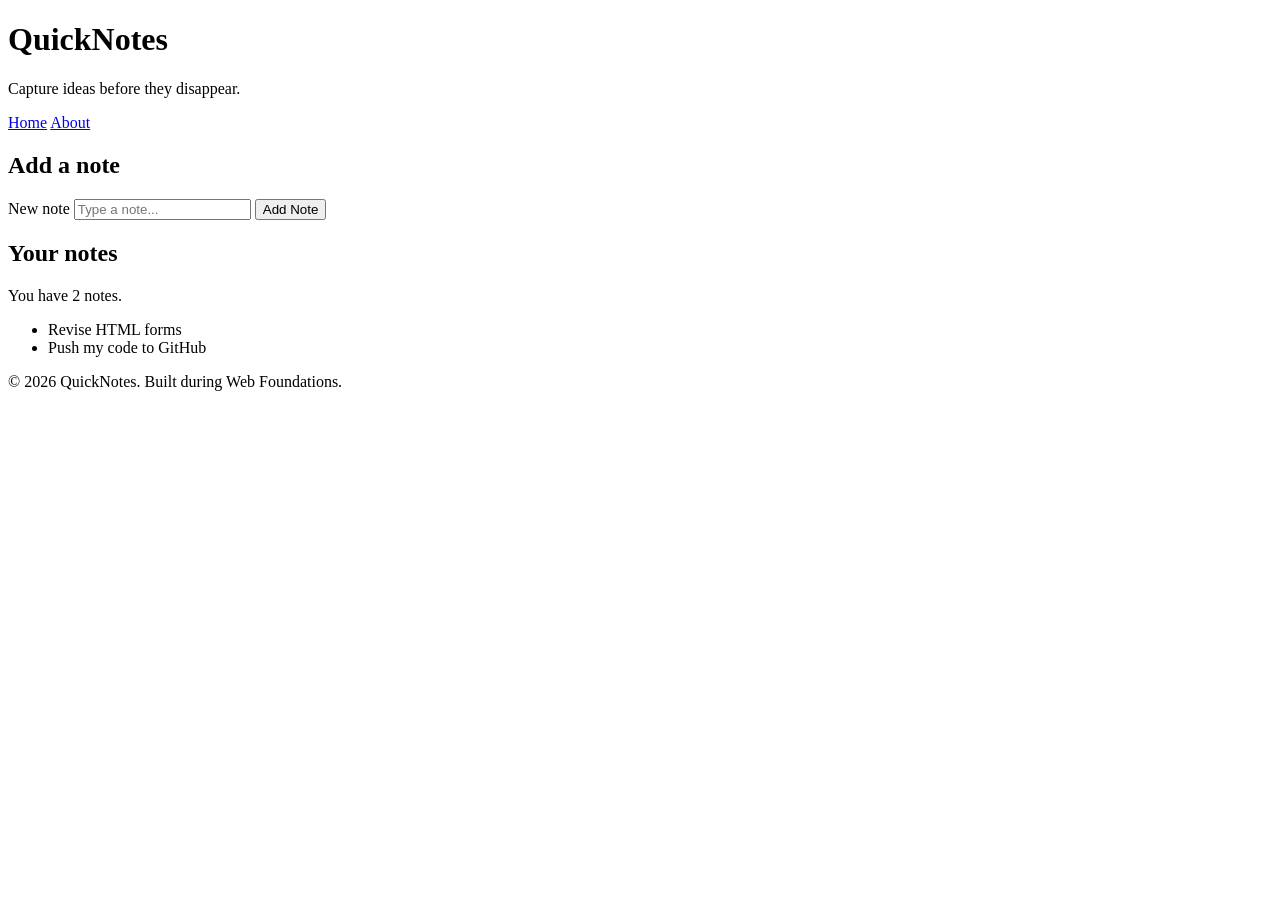
<file: day1/index.html>
<!DOCTYPE html>
<html lang="en">
  <head>
    <meta charset="UTF-8" />
    <meta name="viewport" content="width=device-width, initial-scale=1.0" />
    <title>QuickNotes</title>
  </head>
  <body>
    <header>
      <h1>QuickNotes</h1>
      <p>Capture ideas before they disappear.</p>

      <nav>
    <a href="index.html">Home</a>
    <a href="about.html">About</a>
  </nav>
    </header>
 
    <main>
      <section>
        <h2>Add a note</h2>
        <form id="note-form">
          <label for="note-input">New note</label>
          <input type="text" id="note-input" placeholder="Type a note..." />
          <button type="submit">Add Note</button>
        </form>
      </section>
 
      <section>
        <h2>Your notes</h2>
        <p id="note-count">You have 2 notes.</p>
        <ul id="notes-list">
          <li>Revise HTML forms</li>
          <li>Push my code to GitHub</li>
        </ul>
      </section>
    </main>
 
    <footer>
      <p>&copy; 2026 QuickNotes. Built during Web Foundations.</p>
    </footer>
  </body>
</html>
</file>
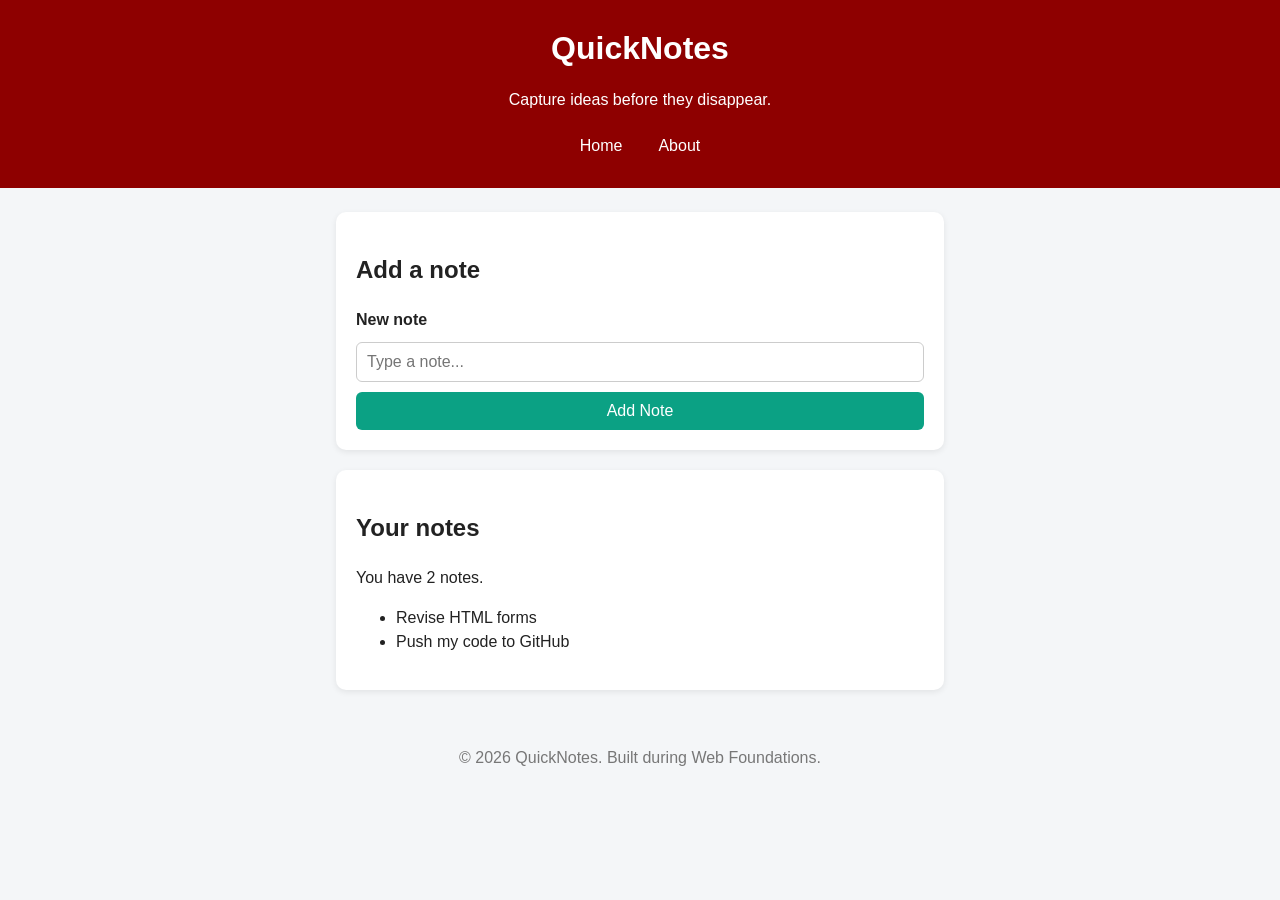
<file: day2/index.html>
<!DOCTYPE html>
<html lang="en">
  <head>
    <meta charset="UTF-8" />
    <meta name="viewport" content="width=device-width, initial-scale=1.0" />
    <title>QuickNotes</title>
     <link rel="stylesheet" href="style.css" />
  </head>
  <body>
    <header>
      <h1>QuickNotes</h1>
      <p>Capture ideas before they disappear.</p>

      <nav>
    <a href="index.html">Home</a>
    <a href="about.html">About</a>
  </nav>
    </header>
 
    <main>
      <section>
        <h2>Add a note</h2>
        <form id="note-form">
          <label for="note-input">New note</label>
          <input type="text" id="note-input" placeholder="Type a note..." />
          <button type="submit">Add Note</button>
        </form>
      </section>
 
      <section>
        <h2>Your notes</h2>
        <p id="note-count">You have 2 notes.</p>
        <ul id="notes-list">
          <li>Revise HTML forms</li>
          <li>Push my code to GitHub</li>
        </ul>
      </section>
    </main>
 
    <footer>
      <p>&copy; 2026 QuickNotes. Built during Web Foundations.</p>
    </footer>
  </body>
</html>
</file>
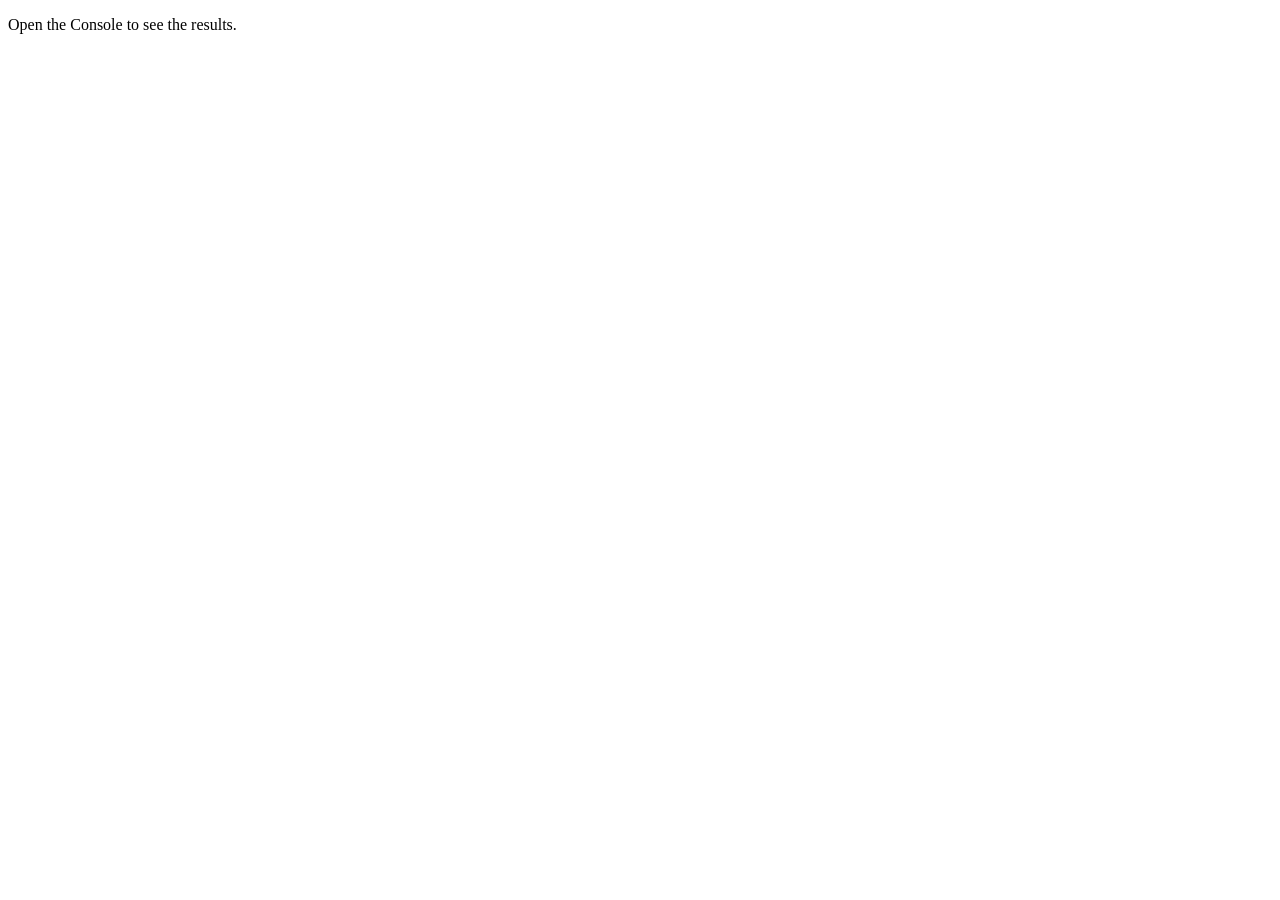
<file: day3/index.html>
<!DOCTYPE html>
<html lang="en">
  <head>
    <meta charset="UTF-8" />
    <meta name="viewport" content="width=device-width, initial-scale=1.0" />
    <title>QuickNotes Day 3</title>
    <script src="script.js" defer></script>
  </head>

  <body>
    <p>Open the Console to see the results.</p>
  </body>
</html>
</file>
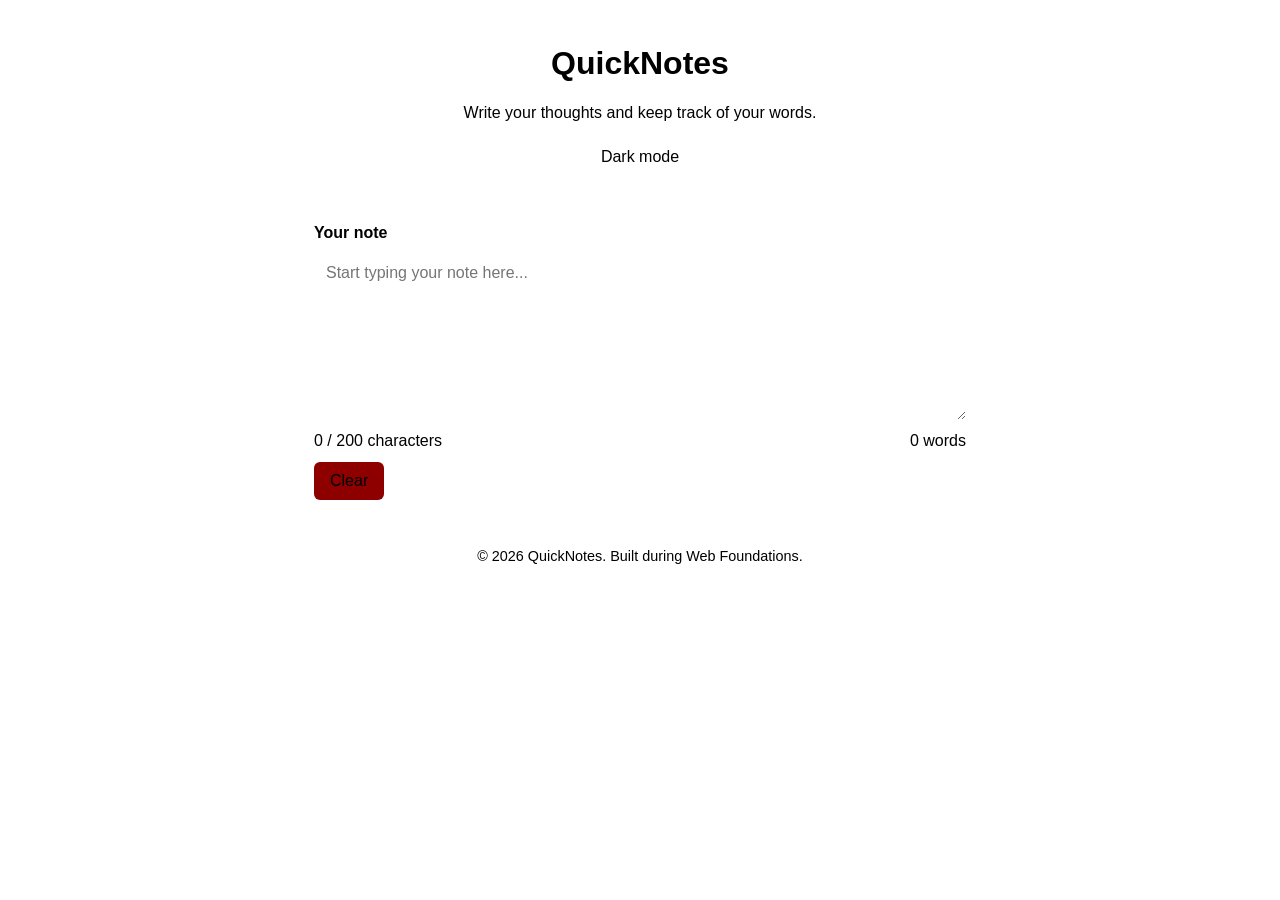
<file: day4/index.html>
<!DOCTYPE html>
<html lang="en">
  <head>
    <meta charset="UTF-8" />
    <meta name="viewport" content="width=device-width, initial-scale=1.0" />
    <title>QuickNotes - Day 4 Assignment</title>
    <link rel="stylesheet" href="style.css" />
    <script src="script.js" defer></script>
  </head>

  <body>
    <header>
      <h1>QuickNotes</h1>
      <p>Write your thoughts and keep track of your words.</p>
      <button id="theme-toggle" type="button">Dark mode</button>
    </header>

    <main>
      <section>
        <label for="note-text">Your note</label>
        <textarea
          id="note-text"
          rows="8"
          maxlength="10000"
          placeholder="Start typing your note here..."
        ></textarea>

        <div class="counters">
          <p id="char-count">0 / 200 characters</p>
          <p id="word-count">0 words</p>
        </div>

        <button id="clear-btn" type="button">Clear</button>
      </section>
    </main>

    <footer>
      <p>&copy; 2026 QuickNotes. Built during Web Foundations.</p>
    </footer>
  </body>
</html>
</file>
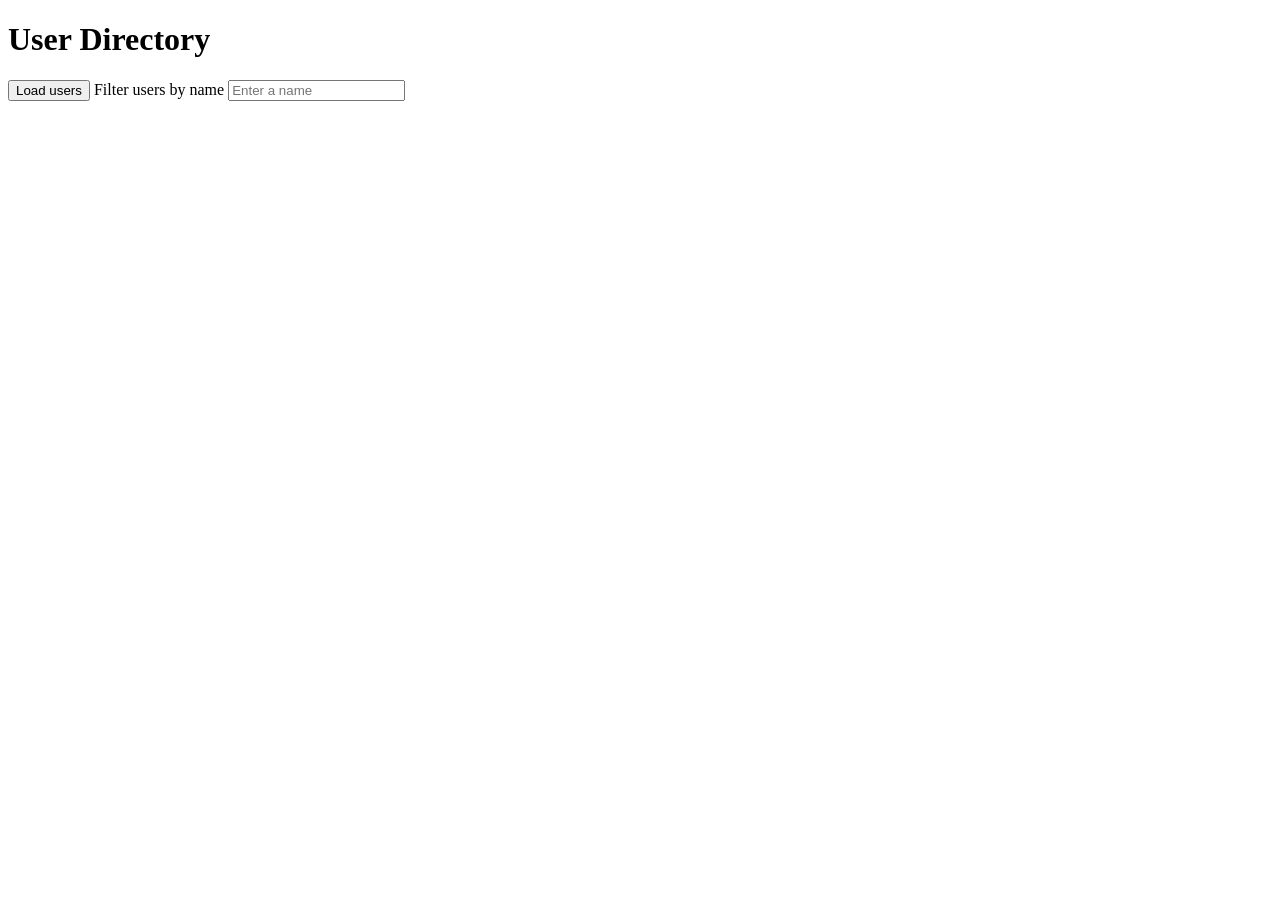
<file: day5/index.html>
<!DOCTYPE html>
<html lang="en">
<head>
  <meta charset="UTF-8">
  <meta name="viewport" content="width=device-width, initial-scale=1.0">
  <title>Day 5 - User Directory</title>
  <script src="users.js" defer></script>
</head>
<body>
  <h1>User Directory</h1>

  <button id="load-users" type="button">Load users</button>

  <label for="filter-input">Filter users by name</label>
  <input id="filter-input" type="text" placeholder="Enter a name">

  <p id="status" role="status"></p>
  <ul id="users-list"></ul>
</body>
</html>
</file>
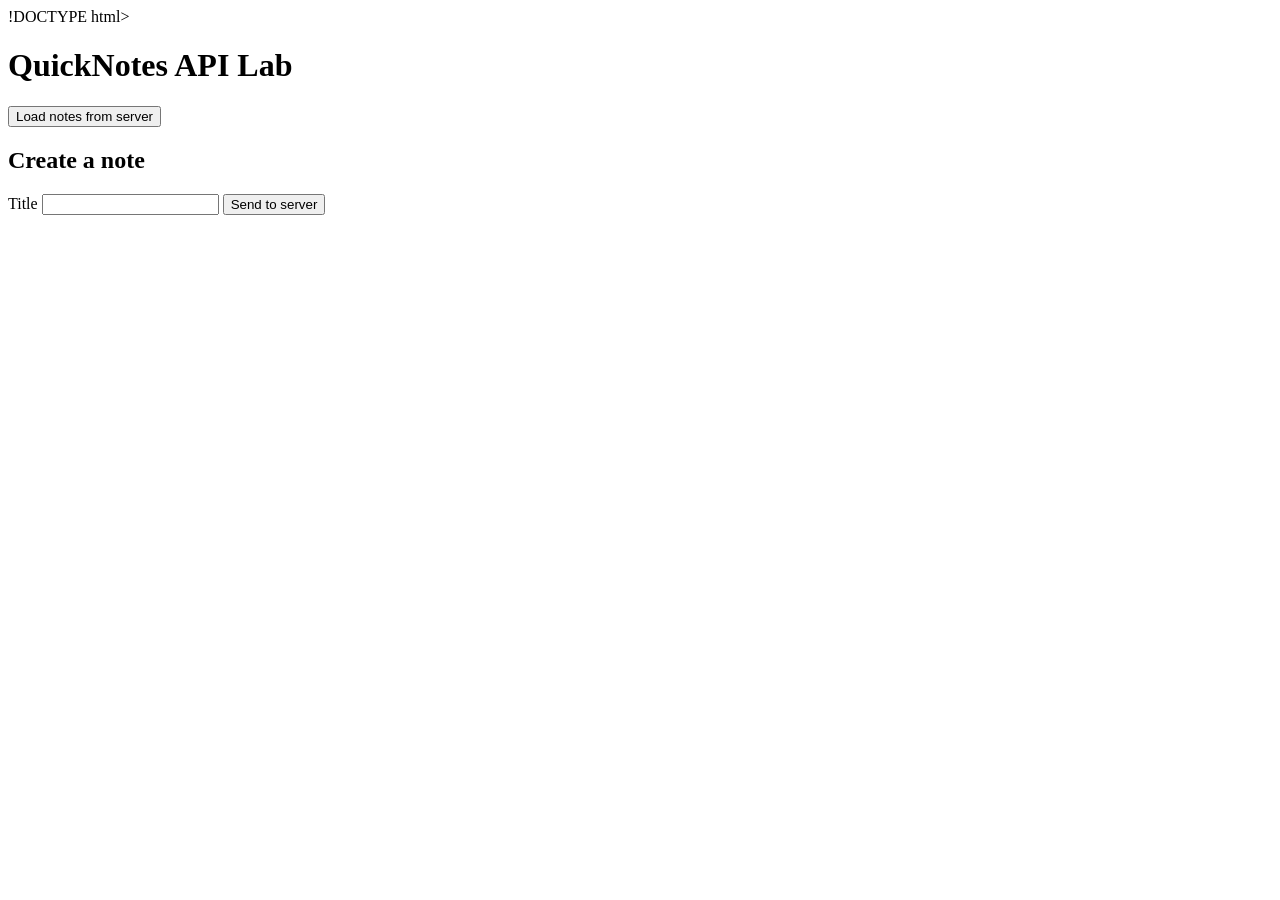
<file: practice/api-lab/index.html>
!DOCTYPE html>
<html lang="en">
  <head>
    <meta charset="UTF-8" />
    <meta name="viewport" content="width=device-width, initial-scale=1.0" />
    <title>QuickNotes API Lab</title>
    <script src="app.js" defer></script>
  </head>
  <body>
    <h1>QuickNotes API Lab</h1>
    <button id="load-btn">Load notes from server</button>
    <p id="status"></p>
    <ul id="notes-list"></ul>
 
    <h2>Create a note</h2>
    <form id="note-form">
      <label for="title-input">Title</label>
      <input id="title-input" type="text" />
      <button type="submit">Send to server</button>
    </form>
  </body>
</html>
</file>
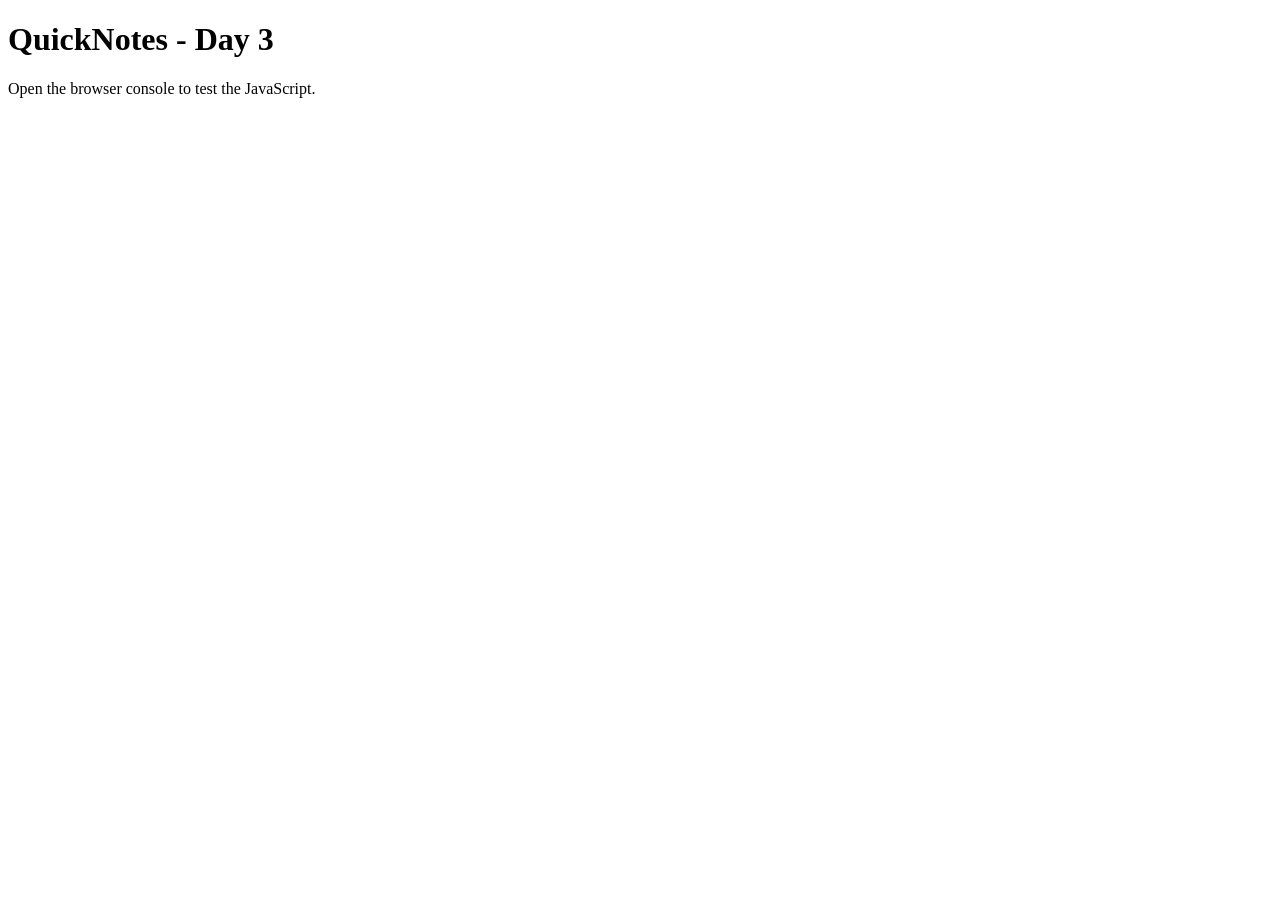
<file: practice/quicknotes-day3/index.html>
<!DOCTYPE html>
<html lang="en">
  <head>
    <meta charset="UTF-8" />
    <meta name="viewport" content="width=device-width, initial-scale=1.0" />
    <title>QuickNotes Day 3</title>
    <script src="script.js" defer></script>
  </head>

  <body>
    <h1>QuickNotes - Day 3</h1>
    <p>Open the browser console to test the JavaScript.</p>
  </body>
</html>
</file>
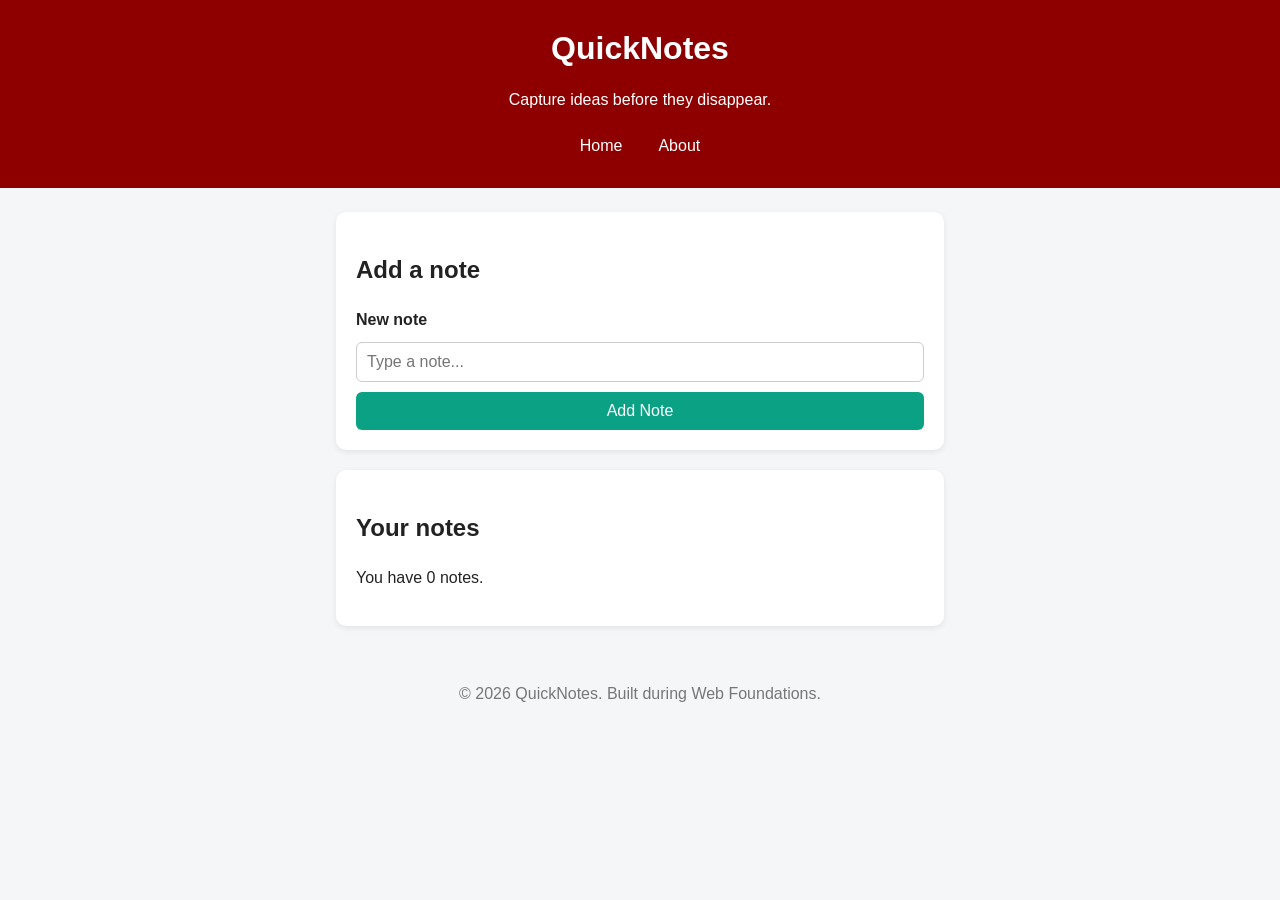
<file: practice/quicknotes-day4/index.html>
<!DOCTYPE html>
<html lang="en">
  <head>
    <meta charset="UTF-8" />
    <meta name="viewport" content="width=device-width, initial-scale=1.0" />
    <title>QuickNotes</title>
     <link rel="stylesheet" href="style.css" />
     <script src="script.js" defer></script>
  </head>
  <body>
    <header>
      <h1>QuickNotes</h1>
      <p>Capture ideas before they disappear.</p>

      <nav>
    <a href="index.html">Home</a>
    <a href="about.html">About</a>
  </nav>
    </header>
 
    <main>
      <section>
        <h2>Add a note</h2>
        <form id="note-form">
          <label for="note-input">New note</label>
          <input type="text" id="note-input" placeholder="Type a note..." />
          <button type="submit">Add Note</button>
        </form>
      </section>
 
      <section>
        <h2>Your notes</h2>
        <p id="note-count">You have 0 notes.</p>
        <ul id="notes-list">
        </ul>
      </section>
    </main>
 
    <footer>
      <p>&copy; 2026 QuickNotes. Built during Web Foundations.</p>
    </footer>
  </body>
</html>
</file>
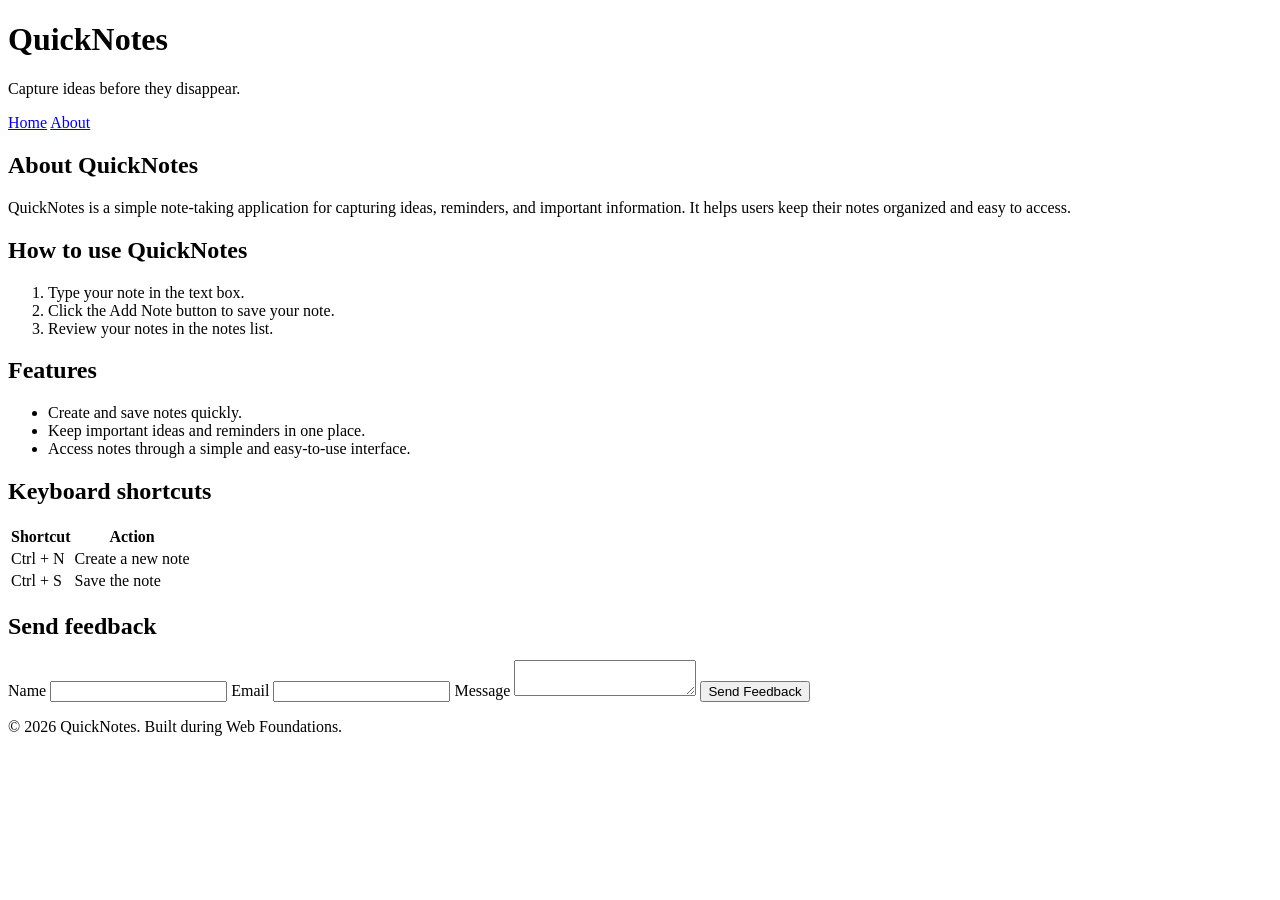
<file: day1/about.html>
<!DOCTYPE html>
<html lang="en">
<head>
    <meta charset="UTF-8">
    <meta name="viewport" content="width=device-width, initial-scale=1.0">
    <title>About Quicknotes</title>
</head>
<body>
<header>
  <h1>QuickNotes</h1>
  <p>Capture ideas before they disappear.</p>

  <nav>
    <a href="index.html">Home</a>
    <a href="about.html">About</a>
  </nav>
</header>    
    
<main>
  <h2>About QuickNotes</h2>

  <p>
    QuickNotes is a simple note-taking application for capturing ideas,
    reminders, and important information. It helps users keep their notes
    organized and easy to access.
 </p>
    <section>
  <h2>How to use QuickNotes</h2>

  <ol>
    <li>Type your note in the text box.</li>
    <li>Click the Add Note button to save your note.</li>
    <li>Review your notes in the notes list.</li>
  </ol>
</section>

<section>
  <h2>Features</h2>

  <ul>
    <li>Create and save notes quickly.</li>
    <li>Keep important ideas and reminders in one place.</li>
    <li>Access notes through a simple and easy-to-use interface.</li>
  </ul>

  <section>
  <h2>Keyboard shortcuts</h2>

  <table>
    <tr>
      <th>Shortcut</th>
      <th>Action</th>
    </tr>
    <tr>
      <td>Ctrl + N</td>
      <td>Create a new note</td>
    </tr>
    <tr>
      <td>Ctrl + S</td>
      <td>Save the note</td>
    </tr>
  </table>
</section>

<section>
  <h2>Send feedback</h2>

  <form>
    <label for="name">Name</label>
    <input type="text" id="name" name="name" required />

    <label for="email">Email</label>
    <input type="email" id="email" name="email" required />

    <label for="message">Message</label>
    <textarea id="message" name="message" required></textarea>

    <button type="submit">Send Feedback</button>
  </form>
</section>

</section>
</main>
<footer>
  <p>&copy; 2026 QuickNotes. Built during Web Foundations.</p>
</footer>
</body>
</html>
</file>
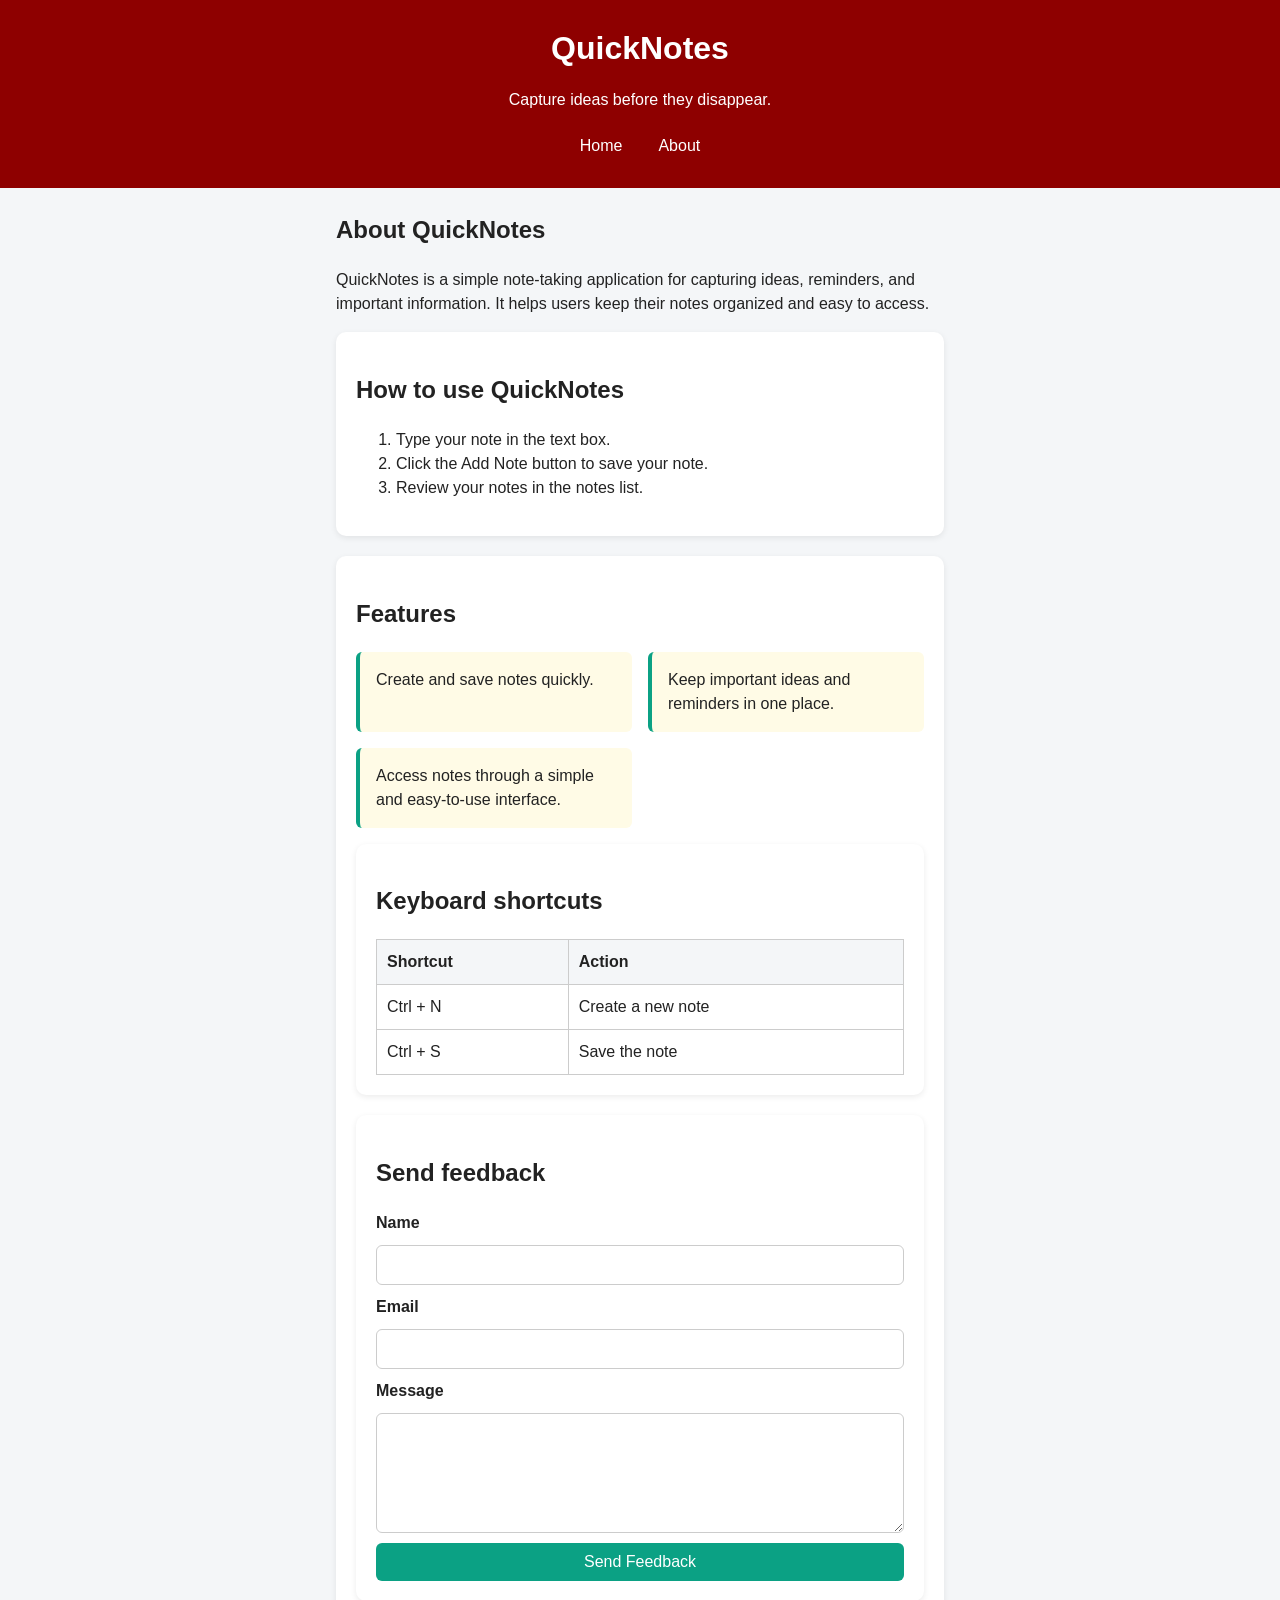
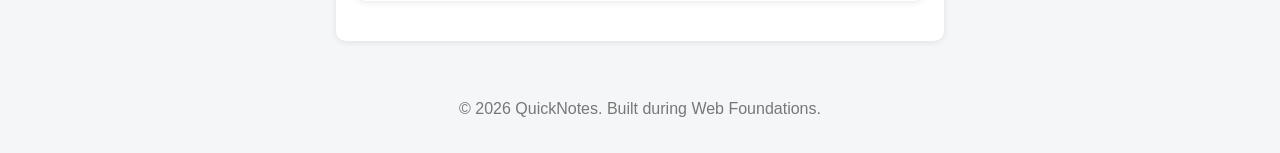
<file: day2/about.html>
<!DOCTYPE html>
<html lang="en">
<head>
    <meta charset="UTF-8">
    <meta name="viewport" content="width=device-width, initial-scale=1.0">
    <title>About Quicknotes</title>
     <link rel="stylesheet" href="style.css" />
</head>
<body>
<header>
  <h1>QuickNotes</h1>
  <p>Capture ideas before they disappear.</p>

  <nav>
    <a href="index.html">Home</a>
    <a href="about.html">About</a>
  </nav>
</header>    
    
<main>
  <h2>About QuickNotes</h2>

  <p>
    QuickNotes is a simple note-taking application for capturing ideas,
    reminders, and important information. It helps users keep their notes
    organized and easy to access.
 </p>
    <section>
  <h2>How to use QuickNotes</h2>

  <ol>
    <li>Type your note in the text box.</li>
    <li>Click the Add Note button to save your note.</li>
    <li>Review your notes in the notes list.</li>
  </ol>
</section>

<section>
  <h2>Features</h2>

  <ul class="features">
    <li>Create and save notes quickly.</li>
    <li>Keep important ideas and reminders in one place.</li>
    <li>Access notes through a simple and easy-to-use interface.</li>
  </ul>

  <section>
  <h2>Keyboard shortcuts</h2>

  <table>
    <tr>
      <th>Shortcut</th>
      <th>Action</th>
    </tr>
    <tr>
      <td>Ctrl + N</td>
      <td>Create a new note</td>
    </tr>
    <tr>
      <td>Ctrl + S</td>
      <td>Save the note</td>
    </tr>
  </table>
</section>

<section>
  <h2>Send feedback</h2>

  <form>
    <label for="name">Name</label>
    <input type="text" id="name" name="name" required />

    <label for="email">Email</label>
    <input type="email" id="email" name="email" required />

    <label for="message">Message</label>
    <textarea id="message" name="message" required></textarea>

    <button type="submit">Send Feedback</button>
  </form>
</section>

</section>
</main>
<footer>
  <p>&copy; 2026 QuickNotes. Built during Web Foundations.</p>
</footer>
</body>
</html>
</file>
<file: day2/style.css>
/* 1. Reset and base styles */
*,
*::before,
*::after {
  box-sizing: border-box;
}

body {
  margin: 0;
  font-family: "Segoe UI", Arial, sans-serif;
  background-color: #f4f6f8;
  color: #222;
  line-height: 1.5;
}

/* 2. Header */
header {
  background-color: #8e0000;
  color: white;
  text-align: center;
  padding: 24px 16px;
}

header h1 {
  margin: 0;
}

/* 3. Navigation with Flexbox */
nav {
  display: flex;
  justify-content: center;
  gap: 16px;
  margin-top: 12px;
}

nav a {
  color: white;
  text-decoration: none;
  padding: 6px 10px;
  transition: background-color 0.3s ease;
}

nav a:hover {
  background-color: #b30000;
  border-radius: 4px;
}

/* 4. Main content and sections */
main {
  max-width: 640px;
  margin: 24px auto;
  padding: 0 16px;
}

section {
  background-color: white;
  padding: 20px;
  border-radius: 10px;
  margin-bottom: 20px;
  box-shadow: 0 2px 6px rgba(0, 0, 0, 0.08);
}

/* 5. Features grid */
.features {
  display: grid;
  grid-template-columns: repeat(auto-fit, minmax(180px, 1fr));
  gap: 16px;
  padding: 0;
  list-style: none;
}

.features li {
  background-color: #fffbe6;
  border-left: 4px solid #0ba184;
  padding: 16px;
  border-radius: 6px;
}

/* 6. Keyboard shortcuts table */
table {
  width: 100%;
  border-collapse: collapse;
}

th,
td {
  border: 1px solid #ccc;
  padding: 10px;
  text-align: left;
}

th {
  background-color: #f4f6f8;
}

/* 7. Feedback form */
form {
  display: flex;
  flex-direction: column;
  gap: 10px;
}

form label {
  font-weight: bold;
}

form input,
form textarea {
  width: 100%;
  padding: 10px;
  border: 1px solid #ccc;
  border-radius: 6px;
  font-size: 1rem;
}

form textarea {
  min-height: 120px;
  resize: vertical;
}

/* 8. Buttons */
button {
  background-color: #0ba184;
  color: white;
  border: none;
  padding: 10px 18px;
  border-radius: 6px;
  font-size: 1rem;
  cursor: pointer;
  transition: background-color 0.3s ease, transform 0.2s ease;
}

button:hover {
  background-color: #088a70;
  transform: translateY(-1px);
}

/* 9. Footer */
footer {
  text-align: center;
  color: #777;
  padding: 16px;
}

/* 10. Responsive design */
@media (max-width: 600px) {
  header {
    padding: 16px 10px;
  }

  header h1 {
    font-size: 1.6rem;
  }

  nav {
    gap: 10px;
  }

  main {
    margin: 16px auto;
  }
}
</file>
<file: day4/style.css>
```css
:root {
  --bg-color: #f4f6fb;
  --text-color: #222222;
  --card-color: #ffffff;
  --border-color: #cccccc;
  --button-color: #2563eb;
  --button-text: #ffffff;
}

body.dark {
  --bg-color: #181a20;
  --text-color: #f1f1f1;
  --card-color: #252832;
  --border-color: #555a66;
  --button-color: #4f46e5;
  --button-text: #ffffff;
}

* {
  box-sizing: border-box;
}

body {
  margin: 0;
  padding: 24px;
  font-family: Arial, sans-serif;
  background-color: var(--bg-color);
  color: var(--text-color);
  transition: background-color 0.2s, color 0.2s;
}

header,
main,
footer {
  max-width: 700px;
  margin: 0 auto 24px;
}

header {
  text-align: center;
}

section {
  padding: 24px;
  background-color: var(--card-color);
  border: 1px solid var(--border-color);
  border-radius: 12px;
}

label {
  display: block;
  margin-bottom: 10px;
  font-weight: bold;
}

textarea {
  display: block;
  width: 100%;
  padding: 12px;
  border: 1px solid var(--border-color);
  border-radius: 8px;
  background-color: var(--bg-color);
  color: var(--text-color);
  font: inherit;
  resize: vertical;
}

.counters {
  display: flex;
  justify-content: space-between;
  flex-wrap: wrap;
  gap: 8px;
  margin: 12px 0;
}

.counters p {
  margin: 0;
}

button {
  padding: 10px 16px;
  border: none;
  border-radius: 6px;
  background-color: var(--button-color);
  color: var(--button-text);
  cursor: pointer;
  font-size: 1rem;
}

button:hover {
  opacity: 0.85;
}

#clear-btn {
  background-color: #8e0000;
}

.warning {
  color: #d97706;
}

.over {
  color: #dc2626;
  font-weight: bold;
}

footer {
  text-align: center;
  font-size: 0.9rem;
}
```
</file>
<file: practice/quicknotes-day4/style.css>
/* 1. Reset and base styles */
*,
*::before,
*::after {
  box-sizing: border-box;
}

body {
  margin: 0;
  font-family: "Segoe UI", Arial, sans-serif;
  background-color: #f4f6f8;
  color: #222;
  line-height: 1.5;
}

/* 2. Header */
header {
  background-color: #8e0000;
  color: white;
  text-align: center;
  padding: 24px 16px;
}

header h1 {
  margin: 0;
}

/* 3. Navigation with Flexbox */
nav {
  display: flex;
  justify-content: center;
  gap: 16px;
  margin-top: 12px;
}

nav a {
  color: white;
  text-decoration: none;
  padding: 6px 10px;
  transition: background-color 0.3s ease;
}

nav a:hover {
  background-color: #b30000;
  border-radius: 4px;
}

/* 4. Main content and sections */
main {
  max-width: 640px;
  margin: 24px auto;
  padding: 0 16px;
}

section {
  background-color: white;
  padding: 20px;
  border-radius: 10px;
  margin-bottom: 20px;
  box-shadow: 0 2px 6px rgba(0, 0, 0, 0.08);
}

/* 5. Features grid */
.features {
  display: grid;
  grid-template-columns: repeat(auto-fit, minmax(180px, 1fr));
  gap: 16px;
  padding: 0;
  list-style: none;
}

.features li {
  background-color: #fffbe6;
  border-left: 4px solid #0ba184;
  padding: 16px;
  border-radius: 6px;
}

/* 6. Keyboard shortcuts table */
table {
  width: 100%;
  border-collapse: collapse;
}

th,
td {
  border: 1px solid #ccc;
  padding: 10px;
  text-align: left;
}

th {
  background-color: #f4f6f8;
}

/* 7. Feedback form */
form {
  display: flex;
  flex-direction: column;
  gap: 10px;
}

form label {
  font-weight: bold;
}

form input,
form textarea {
  width: 100%;
  padding: 10px;
  border: 1px solid #ccc;
  border-radius: 6px;
  font-size: 1rem;
}

form textarea {
  min-height: 120px;
  resize: vertical;
}

/* 8. Buttons */
button {
  background-color: #0ba184;
  color: white;
  border: none;
  padding: 10px 18px;
  border-radius: 6px;
  font-size: 1rem;
  cursor: pointer;
  transition: background-color 0.3s ease, transform 0.2s ease;
}

button:hover {
  background-color: #088a70;
  transform: translateY(-1px);
}

/* 9. Footer */
footer {
  text-align: center;
  color: #777;
  padding: 16px;
}

/* 10. Responsive design */
@media (max-width: 600px) {
  header {
    padding: 16px 10px;
  }

  header h1 {
    font-size: 1.6rem;
  }

  nav {
    gap: 10px;
  }

  main {
    margin: 16px auto;
  }
}
</file>
